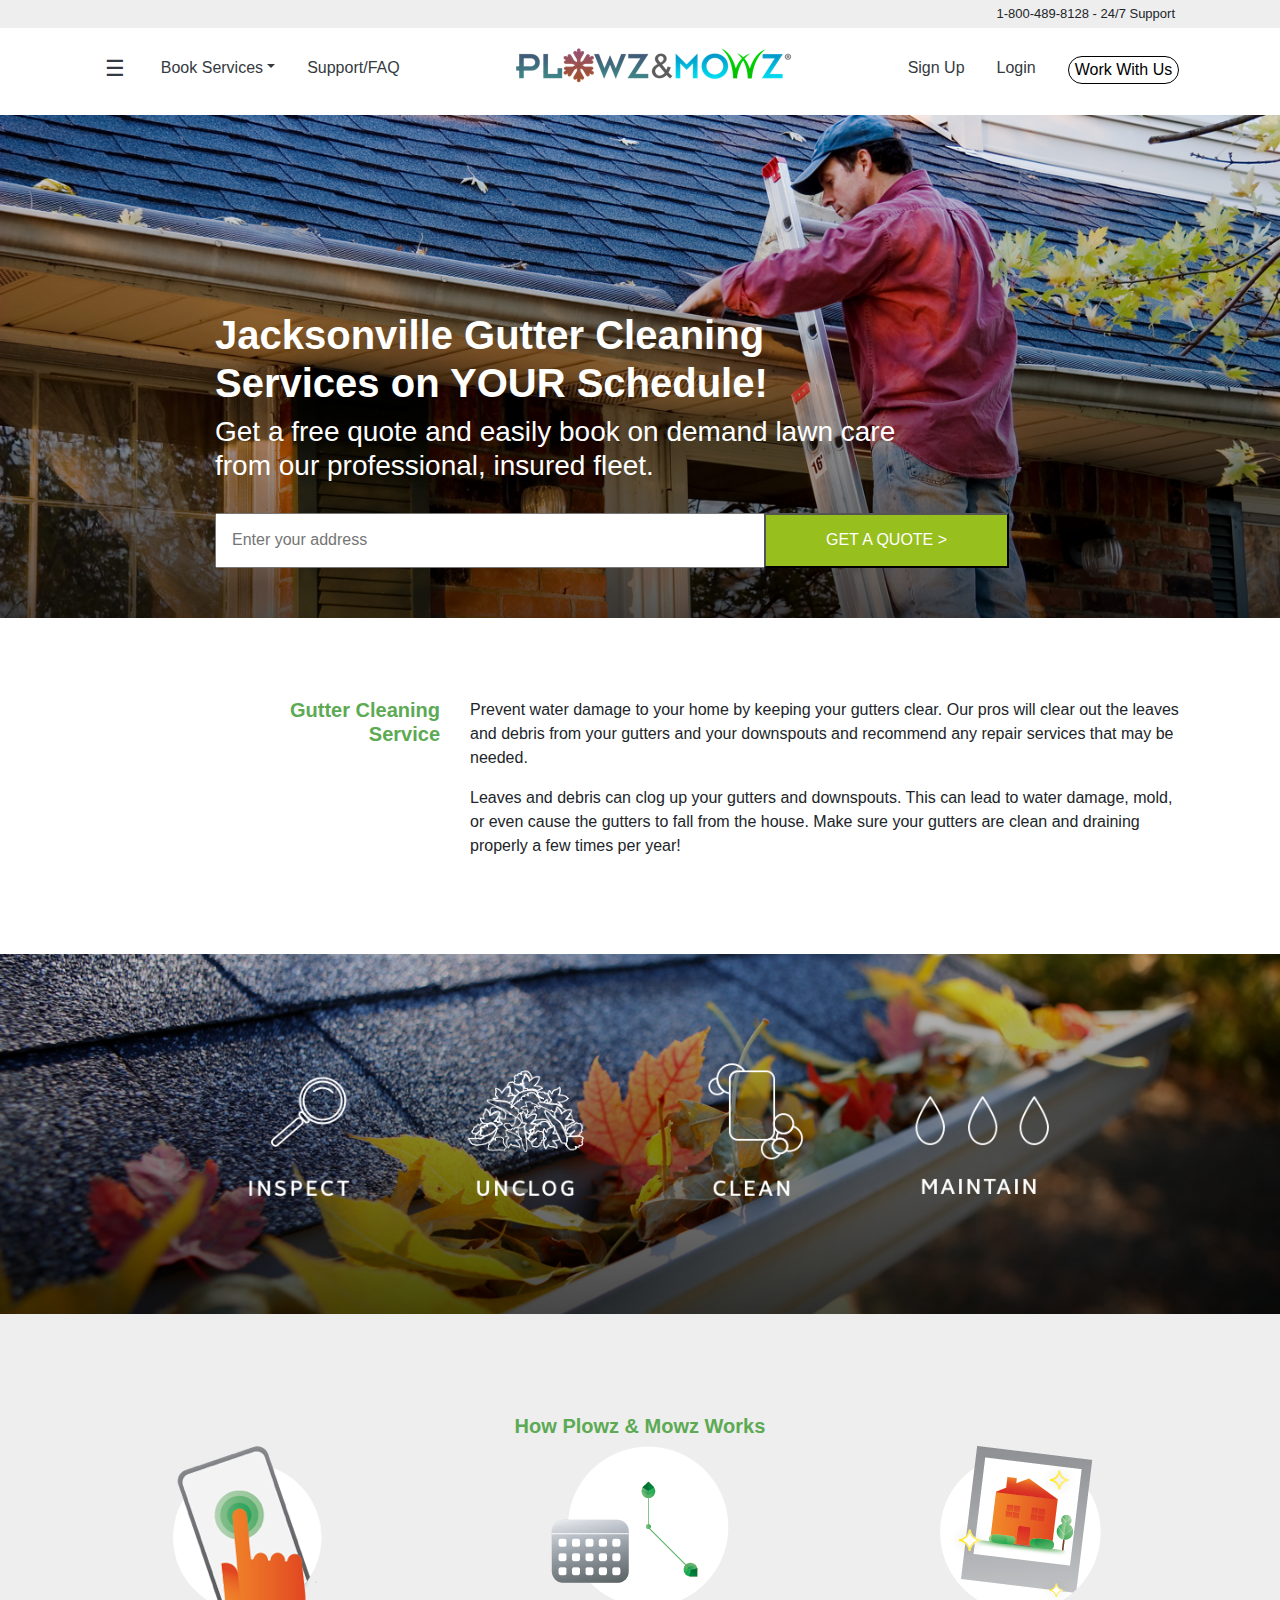
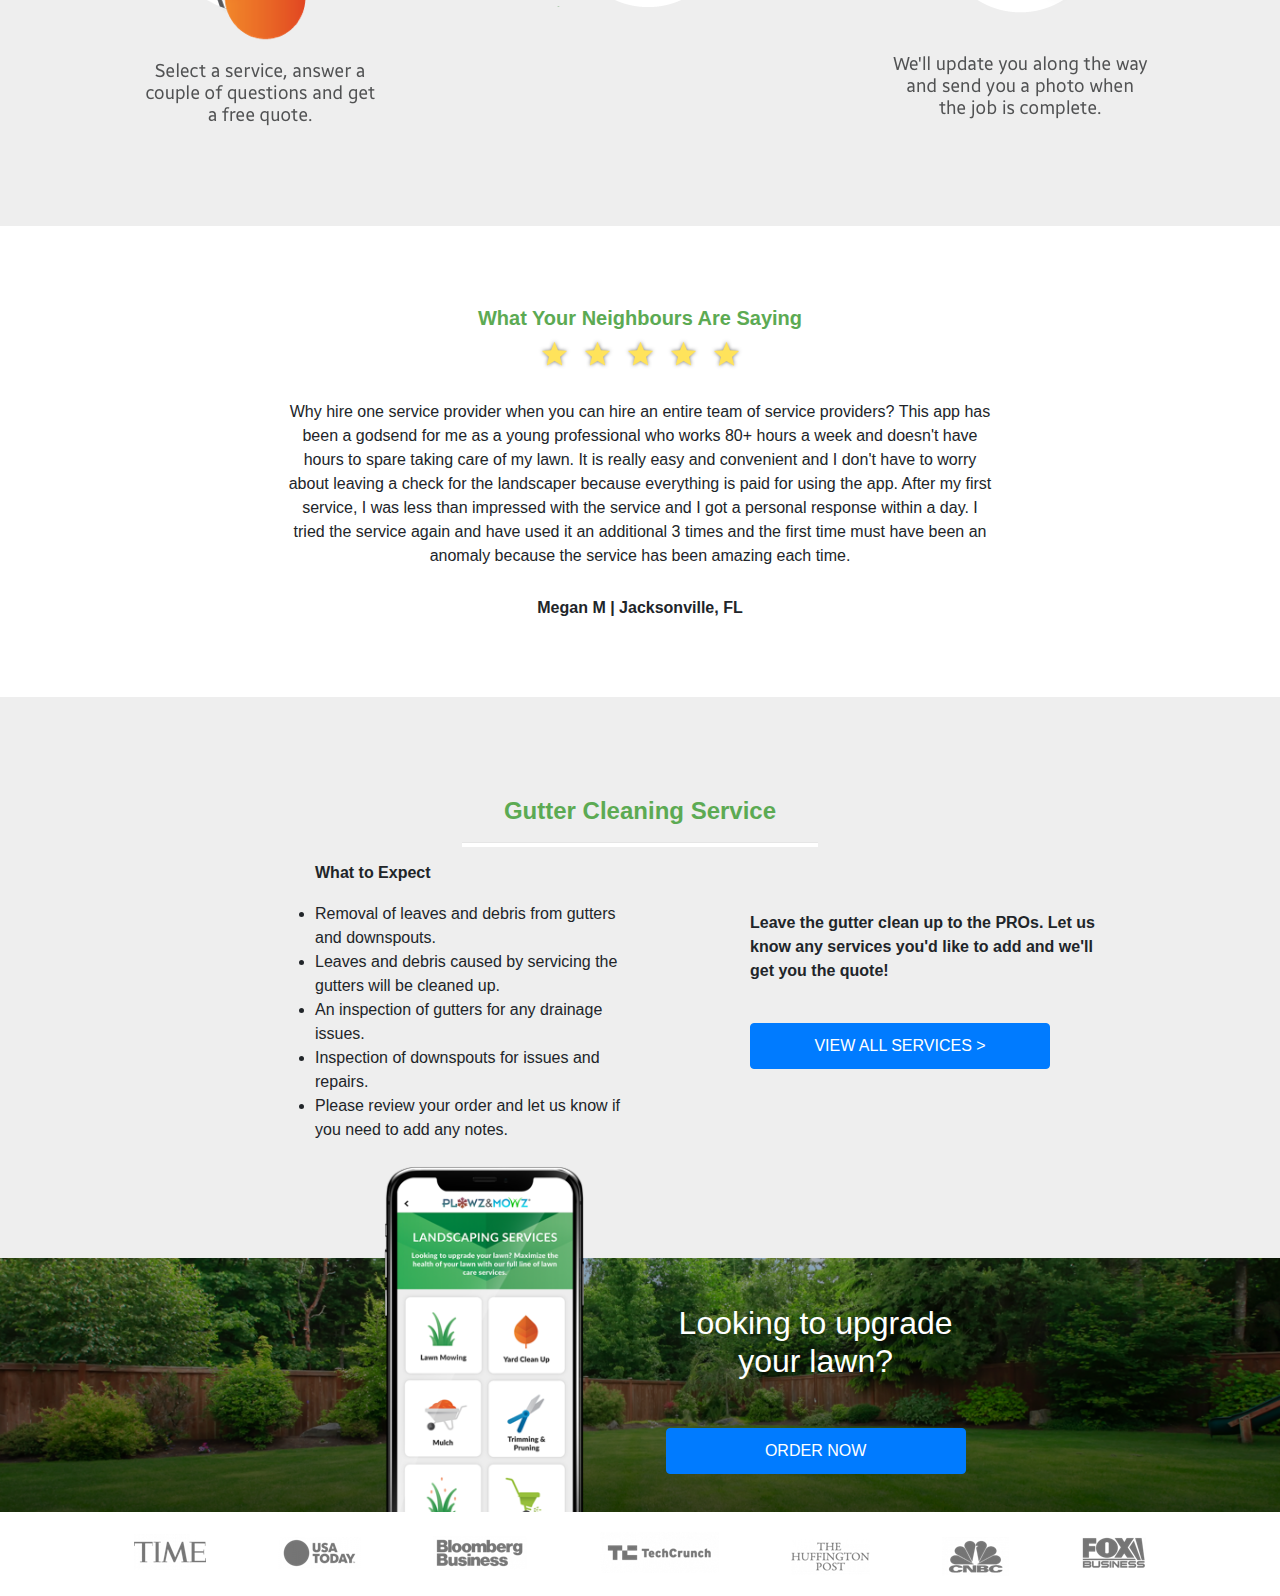
<file: index.html>
<!DOCTYPE html>
<html>
<head>
	<title></title>
	 <meta name="viewport" content="width=device-width, initial-scale=1, shrink-to-fit=no">
	<link rel="stylesheet" type="text/css" href="bootstrap.min.css">
	<style type="text/css">
	.cc {
		background: #eee;
		font-size: 13px;
	}
	.cc div {
		padding: 4px 0;
	}
	.cc span {
		margin-right: 35px;
	}
	#logo {
		margin: 0 100px 12px;
	}
	.links {
		padding: 20px 0;
	}
	#menu {
		font-size: 22px;
		margin: 4px 20px;
	}
	#work {
		height: 28px;
		background: none;
		border: 1px solid black;
		border-radius: 70px;
	}
	.header {
		position: relative;
	}
	.header #text {
		position: absolute;
		bottom: 50px;
		margin-left: 200px;
	}
	#input {
		margin-top: 30px;
	}
	input[type="text"] {
		padding-left: 15px;
		width: 50%;
		height: 55px;
	}

	input[type="button"] {
		margin-left: -10px;
		height: 55px;
		width: 22%;
		background: #97bf1d;
	}
	#gutter {
		font-size: 18px;
	}
	.mt {
		margin-top: 80px;
	}
	h5, h4 {
		color: #5caa53;
	}
	.grey {
		background: #eee;
		padding: 100px 0;
	}
	#star {
		margin-top: 30px;
		margin-bottom: 30px;
	}
	hr {
		width: 32%;
		height: 4px;
		background: #fff;
	}
	.blue {
		margin-top: 40px;
		padding: 10px 60px;
		width: 300px;
	}
	#expect {
		margin-left: 40px;
		margin-bottom: 20px;
	}
	section.phone {
		position: relative;
	}
	section.phone #phone {
		position: absolute;
		    bottom: 0;
    left: 30%;
    max-height: 136%;
    min-height: 100%;
	}
	section.phone div {
		position: absolute;
		color: #fff;
		top: 18%;
		left: 52%;
	}
	footer {
		padding: 20px;
	}
</style>
</head>
<body>
	<nav class="text-right cc">
		<div class="container">
			<span>1-800-489-8128 - 24/7 Support</span>
		</div>
	</nav>
	<nav class="nav justify-content-center links container">
		<a id="menu" class="text-dark" href="#">&#9776;</a>
		<a class="nav-link dropdown-toggle text-dark" data-toggle="dropdown" href="#">Book Services</a>
		<a class="nav-link text-dark" href="#">Support/FAQ</a>
		<img id="logo" src="img/pmz.png">
		<a class="nav-link text-dark" href="#">Sign Up</a>
		<a class="nav-link text-dark" href="#">Login</a>
		<a class="nav-link" href="#"><button id="work" type="button">Work With Us</button></a>
	</nav>
	<section class="header">
		<img class="w-100" src="img/header.png">
		<div id="text" class="text-white container d-none d-lg-block">
			<h1><b>Jacksonville Gutter Cleaning <br>Services on YOUR Schedule!</b></h1>
			<h3>Get a free quote and easily book on demand lawn care <br>from our professional, insured fleet.</h3>
			<div id="input">
				<input type="text" id="address" placeholder="Enter your address">
				<input class="text-white" type="button" value="GET A QUOTE >">
			</div>
		</div>
	</section>
	<section class="mt container">
		<div class="container">
			<div class="row">
				<div class="col-md-4">
					<h5 class="text-right"><b>Gutter Cleaning <br>Service</b></h5>
				</div>
				<div class="col-md-8">
					<p>Prevent water damage to your home by keeping your gutters clear. Our pros will clear out the leaves and debris from your gutters and your downspouts and recommend any repair services that may be needed.</p>
					<p>Leaves and debris can clog up your gutters and downspouts. This can lead to water damage, mold, or even cause the gutters to fall from the house. Make sure your gutters are clean and draining properly a few times per year!</p>
				</div>
			</div>
		</div>
	</section>
	<section class="mt">
		<img class="w-100" src="img/4-steps.png">
	</section>
	<section class="grey">
		<h5 class="text-center"><b>How Plowz & Mowz Works</b></h5>
		<div class="container">
			<div class="row">
				<div class="col-md-4 text-center">
					<img src="img/tap-copy.png">
				</div>
				<div class="col-md-4 text-center">
					<img src="img/sched.png">
				</div>
				<div class="col-md-4 text-center">
					<img src="img/photo-copy.png">
				</div>
			</div>
		</div>
	</section>
	<section class="mt container">
		<div class="text-center">
			<h5><b>What Your Neighbours Are Saying</b></h5>
			<img src="img/5-stars.png">
			<div class="justify-content-center">
				<p id="star" class="col-md-8 offset-md-2">Why hire one service provider when you can hire an entire team of service providers? This app has been a godsend for me as a young professional who works 80+ hours a week and doesn't have hours to spare taking care of my lawn. It is really easy and convenient and I don't have to worry about leaving a check for the landscaper because everything is paid for using the app. After my first service, I was less than impressed with the service and I got a personal response within a day. I tried the service again and have used it an additional 3 times and the first time must have been an anomaly because the service has been amazing each time.</p>
			</div>
			<h6><b>Megan M | Jacksonville, FL</b></h6>
		</div>
	</section>
	<section class="mt grey">
		<div class="container">
			<h4 class="text-center"><b>Gutter Cleaning Service</b></h4>
			<hr>
			<div class="row text-left">
				<div class="col-md-4 offset-md-2">
					<h6 id="expect"><b>What to Expect</b></h6>
					<ul>
						<li>Removal of leaves and debris from gutters and downspouts.</li>
						<li>Leaves and debris caused by servicing the gutters will be cleaned up.</li>
						<li>An inspection of gutters for any drainage issues.</li>
						<li>Inspection of downspouts for issues and repairs.</li>
						<li>Please review your order and let us know if you need to add any notes.</li>
					</ul>
				</div>
				<div class="col-md-4 offset-md-1">
					<br><br>
					<b>Leave the gutter clean up to the PROs. Let us know any services you'd like to add and we'll get you the quote!</b>
					<button class="btn blue btn-primary">VIEW ALL SERVICES ></button>
				</div>
			</div>
		</div>
	</section>
	<section class="phone">
		<img class="w-100" src="img/image.png">
			<img id="phone" class="img-fluid" src="img/phone-mockup.png">
			<div class="text-center d-none d-lg-block">
				<h2>Looking to upgrade <br>your lawn?</h2>
				<button class="btn blue btn-primary">ORDER NOW</button>
			</div>
	</section>
	<footer class="text-center">
		<img class="img-fluid" src="img/footer.png">
	</footer>
</body>
</html>
</file>
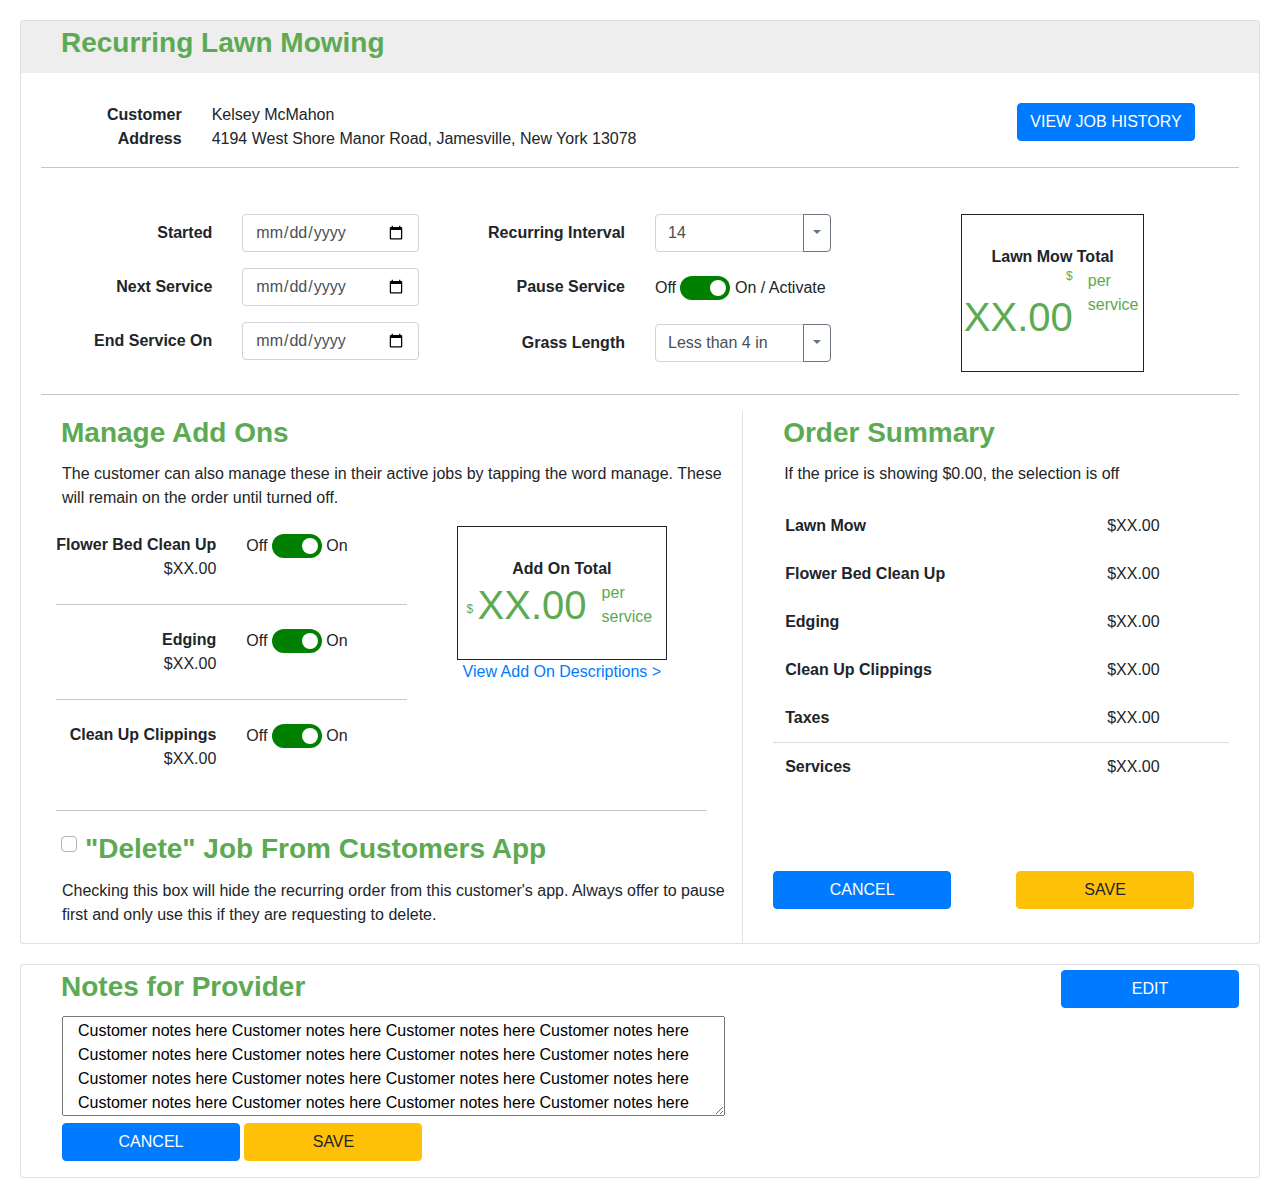
<file: notes.html>
<!DOCTYPE html>
<html>
<head>
	<title></title>
	<link rel="stylesheet" type="text/css" href="bootstrap.min.css">
	<link rel="stylesheet" type="text/css" href="toggle.css">
	<style type="text/css">
	.card {
		margin: 20px;
	}
	nav {
		background: #eee;
	}
	.title {
		color: #5caa53;
		margin-left: 20px;
		padding: 5px;
	}
	.details {
		margin-top: 30px;
	}
	hr {
		margin-left: 20px !important;
		margin-right: 20px !important;
		background: #ddd;
	}
	#tog {
		margin-top: 8px;
	}
	.green {
		color: #5caa53;
	}
	.total {
		display: inline;
	}
	#service {
		padding-left: 0;
	}
	.box {
		border: 1px solid;
		padding: 30px 0;
		margin: 0 100px;
	}
	.marg0 {
		margin: 0;
	}
	p, textarea {
		margin-left: 26px;
	}
	.last {
		border-top: 1px solid #ddd;
	}
	.btn-primary, .btn-warning {
		width: 178px;
	}
	.buttons {
		margin-top: 80px;
	}
	textarea {
		height: 100px;
	}
</style>
</head>
<body>
	<div class="card">
	<nav class="nav">
		<div class="container-fluid">
			<h3 class="title"><b>Recurring Lawn Mowing</b></h3>
		</div>
	</nav>
	<div class="container">
		<div class="row details">
			<div class="col-md-8">
				<div class="row">
					<div class="col-md-2 text-right"><b>Customer</b></div>
					<div class="col-md-8">Kelsey McMahon</div>
				</div>
				<div class="row">
					<div class="col-md-2 text-right"><b>Address</b></div>
					<div class="col-md-8">4194 West Shore Manor Road, Jamesville, New York 13078</div>
				</div>
			</div>
			<div class="col-md-4 text-right">
				<button class="btn btn-primary">VIEW JOB HISTORY</button>
			</div>
		</div>
	</div>
	<hr>
	<div class="container-fluid">
		<div class="row details">
			<div class="col-md-4">
				<div class="form-group row">
					<label for="i1" class="col-sm-6 col-form-label text-right"><b>Started</b></label>
					<div class="col-sm-6">
						<input type="date" class="form-control" id="i1" placeholder="2018-06-09">
					</div>
				</div>
				<div class="form-group row">
					<label for="i2" class="col-sm-6 col-form-label text-right"><b>Next Service</b></label>
					<div class="col-sm-6">
						<input type="date" class="form-control" id="i2">
					</div>
				</div>
				<div class="form-group row">
					<label for="i3" class="col-sm-6 col-form-label text-right"><b>End Service On</b></label>
					<div class="col-sm-6">
						<input type="date" class="form-control" id="i3">
					</div>
				</div>
			</div>
			<div class="col-md-4">
				<div class="form-group row">
					<label class="col-sm-6 col-form-label text-right"><b>Recurring Interval</b></label>
					<div class="col-sm-6">
						<div class="input-group">
							<input type="text" class="form-control" value="14">
							<div class="input-group-append">
								<button type="button" class="btn btn-outline-secondary dropdown-toggle dropdown-toggle-split" data-toggle="dropdown">
									<span class="sr-only">Toggle Dropdown</span>
								</button>
							</div>
						</div>
					</div>
				</div>
				<div class="form-group row">
					<label class="col-sm-6 col-form-label text-right"><b>Pause Service</b></label>
					<div class="col-sm-6">
						<div id="tog">Off
							<label class="switch">
								<input type="checkbox" checked>
								<span class="slider round"></span>
							</label>
							On / Activate
						</div>
					</div>
				</div>
				<div class="form-group row">
					<label class="col-sm-6 col-form-label text-right"><b>Grass Length</b></label>
					<div class="col-sm-6">
						<div class="input-group">
							<input type="text" class="form-control" value="Less than 4 in">
							<div class="input-group-append">
								<button type="button" class="btn btn-outline-secondary dropdown-toggle dropdown-toggle-split" data-toggle="dropdown">
									<span class="sr-only">Toggle Dropdown</span>
								</button>
							</div>
						</div>
					</div>
				</div>
			</div>
			<div class="col-md-4">
				<div class="text-center box">
					<b>Lawn Mow Total</b><br>
					<div class="row">
						<div class="col-sm-8 text-right">
							<span class="green"><sup>$</sup></span>
							<h1 class="green total">XX.00</h1>
						</div>
						<div id="service" class="col-sm-4 green text-left">per <br>service</div>
					</div>
				</div>
			</div>
		</div>
	</div>
	<hr>
	<div class="container-fluid">
		<div class="row">
			<div class="col-sm-7 border-right">
				<h3 class="title"><b>Manage Add Ons</b></h3>
				<p>The customer can also manage these in their active jobs by tapping the word manage. These will remain on the order until turned off.</p>
				<div class="row">
					<div class="col-md-7">
						<div class="form-group row">
							<label class="col-sm-6 col-form-label text-right"><b>Flower Bed Clean Up</b><br>$XX.00</label>
							<div class="col-sm-6">
								<div id="tog">Off
									<label class="switch">
										<input type="checkbox" checked>
										<span class="slider round"></span>
									</label>
									On
								</div>
							</div>
						</div>
						<hr>
						<div class="form-group row">
							<label class="col-sm-6 col-form-label text-right"><b>Edging</b><br>$XX.00</label>
							<div class="col-sm-6">
								<div id="tog">Off
									<label class="switch">
										<input type="checkbox" checked>
										<span class="slider round"></span>
									</label>
									On
								</div>
							</div>
						</div>
						<hr>
						<div class="form-group row">
							<label class="col-sm-6 col-form-label text-right"><b>Clean Up Clippings</b><br>$XX.00</label>
							<div class="col-sm-6">
								<div id="tog">Off
									<label class="switch">
										<input type="checkbox" checked>
										<span class="slider round"></span>
									</label>
									On
								</div>
							</div>
						</div>
					</div>
					<div class="text-center col-md-4">
						<div class="box marg0">
							<b>Add On Total</b><br>
							<div class="row">
								<div class="col-sm-8 text-right">
									<span class="green"><sup>$</sup></span>
									<h1 class="green total">XX.00</h1>
								</div>
								<div id="service" class="col-sm-4 green text-left">per <br>service</div>
							</div>
						</div>
						<a href="#">View Add On Descriptions ></a>
					</div>
				</div>
				<hr>
				<h3 class="title">
					<div class="custom-control custom-checkbox">
						<input type="checkbox" class="custom-control-input" id="customCheck1">
						<label class="custom-control-label" for="customCheck1">
							<b>"Delete" Job From Customers App</b>
						</label>
					</div>
				</h3>
				<p>Checking this box will hide the recurring order from this customer's app. Always offer to pause first and only use this if they are requesting to delete.</p>
			</div>
			<div class="col-sm-5">
				<h3 class="title"><b>Order Summary</b></h3>
				<p>If the price is showing $0.00, the selection is off</p>
				<div class="container">
				<table class="table table-borderless">
					<tr>
						<th scope="row">Lawn Mow</th>
						<td>$XX.00</td>
					</tr>
					<tr>
						<th scope="row">Flower Bed Clean Up</th>
						<td>$XX.00</td>
					</tr>
					<tr>
						<th scope="row">Edging</th>
						<td>$XX.00</td>
					</tr>
					<tr>
						<th scope="row">Clean Up Clippings</th>
						<td>$XX.00</td>
					</tr>
					<tr>
						<th scope="row">Taxes</th>
						<td>$XX.00</td>
					</tr>
					<tr class="last">
						<th scope="row">Services</th>
						<td>$XX.00</td>
					</tr>
				</table>
				<div class="row buttons">
					<div class="col-sm-6"><button class="btn btn-primary">CANCEL</button></div>
					<div class="col-sm-6"><button class="btn btn-warning">SAVE</button></div>
				</div>
				</div>
			</div>
		</div>
	</div>
</div>
<div class="card">
	<div class="container-fluid">
		<h3 class="title"><b>Notes for Provider</b>
		<button class="btn btn-primary float-right">EDIT</button></h3>
		<div class="row">
			<div class="col-md-8">
				<textarea class="col-md-10">Customer notes here Customer notes here Customer notes here Customer notes here Customer notes here Customer notes here Customer notes here Customer notes here Customer notes here Customer notes here Customer notes here Customer notes here Customer notes here Customer notes here Customer notes here Customer notes here Customer notes here Customer notes here Customer notes here</textarea>
				<p class="">
					<button class="btn btn-primary">CANCEL</button>
					<button class="btn btn-warning">SAVE</button>
				</p>
			</div>
		</div>
	</div>
</div>
</body>
</html>
</file>
<file: toggle.css>
.switch {
  position: relative;
  display: inline-block;
  width: 50px;
  height: 24px;
}

.switch input {
  opacity: 0;
  width: 0;
  height: 0;
}

.slider {
  position: absolute;
  cursor: pointer;
  top: 0;
  left: 0;
  right: 0;
  bottom: 0;
  background-color: #ccc;
  -webkit-transition: .4s;
  transition: .4s;
}

.slider:before {
  position: absolute;
  content: "";
  height: 16px;
  width: 16px;
  left: 4px;
  bottom: 4px;
  background-color: white;
  -webkit-transition: .4s;
  transition: .4s;
}

input:checked + .slider {
  background-color: green;
}

input:focus + .slider {
  box-shadow: 0 0 1px green;
}

input:checked + .slider:before {
  -webkit-transform: translateX(26px);
  -ms-transform: translateX(26px);
  transform: translateX(26px);
}

/* Rounded sliders */
.slider.round {
  border-radius: 34px;
}

.slider.round:before {
  border-radius: 50%;
}
</file>
